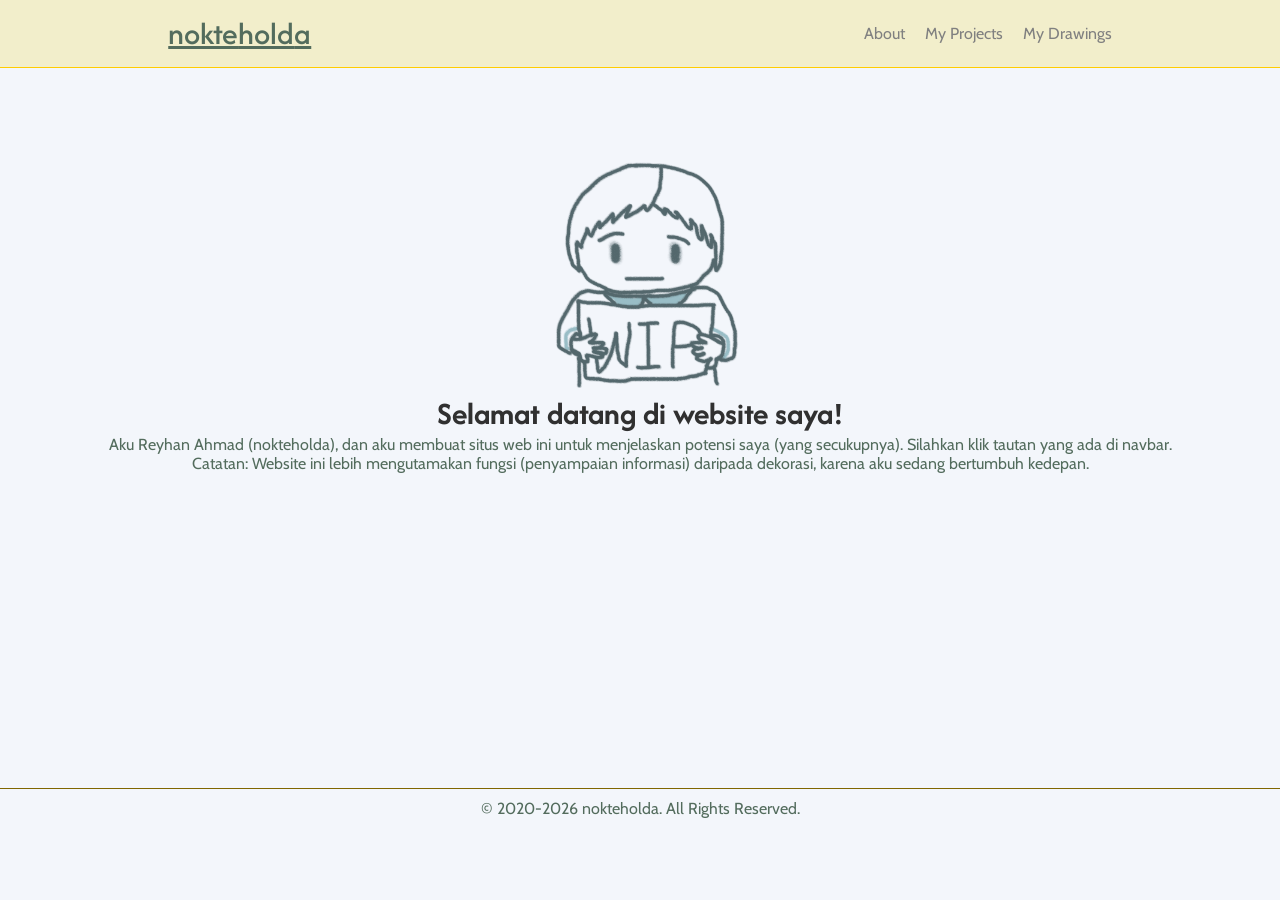
<file: index.html>
<!DOCTYPE html>
<html>
    <head>
        <title>Portofolio</title>
        <link rel="icon" type="image/x-icon" href="assets/favicon.ico">
        <link rel="stylesheet" href="styles.css">
        <link rel="preconnect" href="https://fonts.googleapis.com">
        <link rel="preconnect" href="https://fonts.gstatic.com" crossorigin>
        <link href="https://fonts.googleapis.com/css2?family=Cabin:ital,wght@0,400..700;1,400..700&display=swap" rel="stylesheet">
        <link href="https://fonts.googleapis.com/css2?family=Afacad:ital,wght@0,400..700;1,400..700&display=swap" rel="stylesheet">
    </head>
    <body>
        <div>
        <div id="navbar">
            <h1 id="navbar-title"><a href="index.html">nokte<u>hold</u>a</a></h1>
            <div id="navbar-links">
                <a href="about.html">About</a>
                <a href="code.html">My Projects</a>
                <a href="draw.html">My Drawings</a>
            </div>
        </div>
    </div>
        <div id="content"><div align="center">
            <img src="assets/noktewip.webp" alt="Tolong rekrut aku! Websitenya sedang dalam pengembangan." width="240px"/>
            <h1>Selamat datang di website saya!</h1>
            <p>Aku Reyhan Ahmad (nokteholda), dan aku membuat situs web ini untuk menjelaskan potensi saya (yang secukupnya). Silahkan klik tautan yang ada di navbar.</p>
            <p>Catatan: Website ini lebih mengutamakan fungsi (penyampaian informasi) daripada dekorasi, karena aku sedang bertumbuh kedepan.</p>
        </div></div>
        <div id="footer">
            <p><a href="https://github.com/nokteholda/Portofolio">&copy; 2020-<script>document.write(new Date().getFullYear());</script> nokteholda. All Rights Reserved.</a></p>
        </div>
    </body>
</html>
</file>
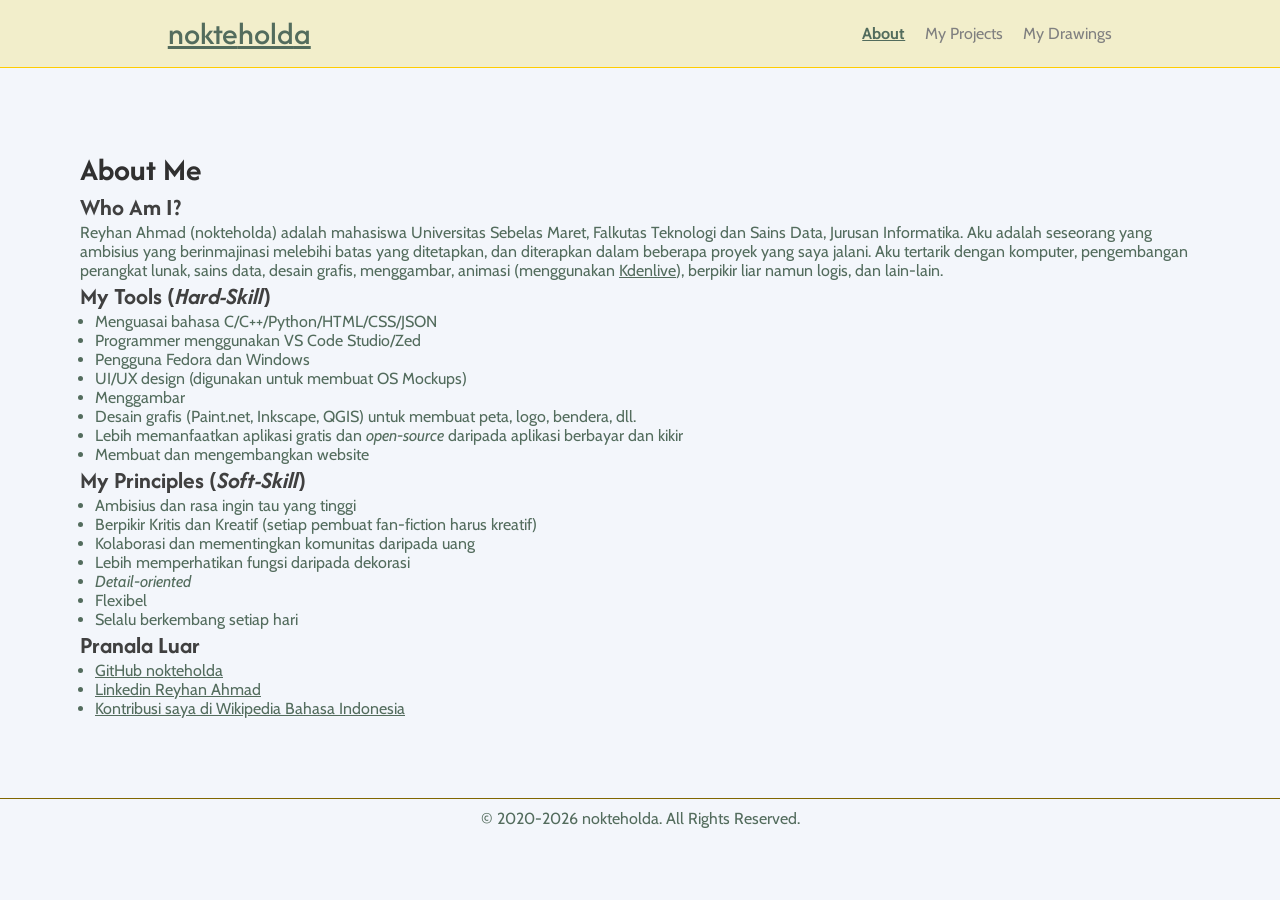
<file: about.html>
<!DOCTYPE html>
<html>
    <head>
        <title>Portofolio</title>
        <link rel="icon" type="image/x-icon" href="assets/favicon.ico">
        <link rel="stylesheet" href="styles.css">
        <link rel="preconnect" href="https://fonts.googleapis.com">
        <link rel="preconnect" href="https://fonts.gstatic.com" crossorigin>
        <link href="https://fonts.googleapis.com/css2?family=Cabin:ital,wght@0,400..700;1,400..700&display=swap" rel="stylesheet">
        <link href="https://fonts.googleapis.com/css2?family=Afacad:ital,wght@0,400..700;1,400..700&display=swap" rel="stylesheet">
    </head>
    <body>
        <div>
        <div id="navbar">
            <h1 id="navbar-title"><a href="index.html">nokte<u>hold</u>a</a></h1>
            <div id="navbar-links">
                <b><u>About</u></b>
                <a href="code.html">My Projects</a>
                <a href="draw.html">My Drawings</a>
            </div>
        </div>
    </div>
        <div id="content">
            <h1>About Me</h1>
            <h2>Who Am I?</h2>
            <p>
                Reyhan Ahmad (nokteholda) adalah mahasiswa Universitas Sebelas Maret, Falkutas Teknologi dan Sains Data, Jurusan Informatika. Aku adalah seseorang yang ambisius yang berinmajinasi melebihi batas yang ditetapkan, dan diterapkan dalam beberapa proyek yang saya jalani.
                Aku tertarik dengan komputer, pengembangan perangkat lunak, sains data, desain grafis, menggambar, animasi (menggunakan <a href="https://kdenlive.org/">Kdenlive</a>), berpikir liar namun logis, dan lain-lain.
            </p>
            <h2>My Tools (<i>Hard-Skill</i>)</h2>
            <p><ul>
                <li>Menguasai bahasa C/C++/Python/HTML/CSS/JSON</li>
                <li>Programmer menggunakan VS Code Studio/Zed</li>
                <li>Pengguna Fedora dan Windows</li>
                <li>UI/UX design (digunakan untuk membuat OS Mockups)</li>
                <li>Menggambar</li>
                <li>Desain grafis (Paint.net, Inkscape, QGIS) untuk membuat peta, logo, bendera, dll.</li>
                <li>Lebih memanfaatkan aplikasi gratis dan <i>open-source</i> daripada aplikasi berbayar dan kikir</li>
                <li>Membuat dan mengembangkan website</li>
            </ul></p>
            <h2>My Principles (<i>Soft-Skill</i>)</h2>
            <p><ul>
                <li>Ambisius dan rasa ingin tau yang tinggi</li>
                <li>Berpikir Kritis dan Kreatif (setiap pembuat fan-fiction harus kreatif)</li>
                <li>Kolaborasi dan mementingkan komunitas daripada uang</li>
                <li>Lebih memperhatikan fungsi daripada dekorasi</li>
                <li><i>Detail-oriented</i></li>
                <li>Flexibel</li>
                <li>Selalu berkembang setiap hari</li>
            </ul></p>
            <h2>Pranala Luar</h2>
            <p><ul>
                <li><a href=https://github.com/nokteholda>GitHub nokteholda</a></li>
                <li><a href=https://www.linkedin.com/in/reyhan-ahmad-b69b04392/>Linkedin Reyhan Ahmad</a></li>
                <li><a href=https://id.wikipedia.org/wiki/Istimewa:Kontribusi_pengguna/Nokteholda>Kontribusi saya di Wikipedia Bahasa Indonesia</a></li>
            </ul></p>
        </div>
        <div id="footer">
            <p><a href="https://github.com/nokteholda/Portofolio">&copy; 2020-<script>document.write(new Date().getFullYear());</script> nokteholda. All Rights Reserved.</a></p>
        </div>
    </body>
</html>
</file>
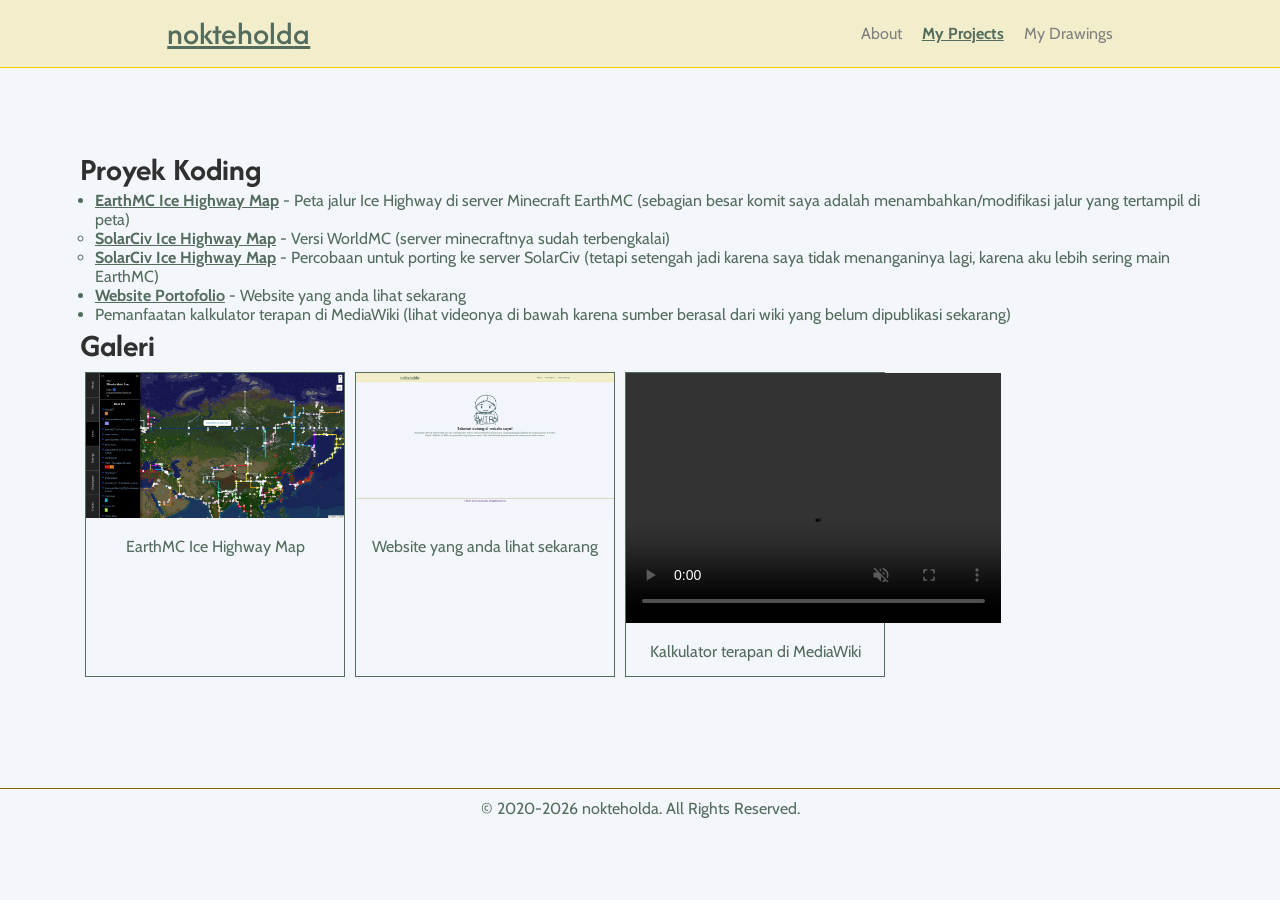
<file: code.html>
<!DOCTYPE html>
<html>
    <head>
        <title>Portofolio</title>
        <link rel="icon" type="image/x-icon" href="assets/favicon.ico">
        <link rel="stylesheet" href="styles.css">
        <link rel="preconnect" href="https://fonts.googleapis.com">
        <link rel="preconnect" href="https://fonts.gstatic.com" crossorigin>
        <link href="https://fonts.googleapis.com/css2?family=Cabin:ital,wght@0,400..700;1,400..700&display=swap" rel="stylesheet">
        <link href="https://fonts.googleapis.com/css2?family=Afacad:ital,wght@0,400..700;1,400..700&display=swap" rel="stylesheet">
    </head>
    <body>
        <div>
        <div id="navbar">
            <h1 id="navbar-title"><a href="index.html">nokte<u>hold</u>a</a></h1>
            <div id="navbar-links">
                <a href="about.html">About</a>
                <b><u>My Projects</u></b>
                <a href="draw.html">My Drawings</a>
            </div>
        </div>
    </div>
        <div id="content">
            <h1>Proyek Koding</h1>
            <p><ul>
                <li><a href=https://xilef2211.github.io/ice-highways-map/><b>EarthMC Ice Highway Map</b></a> - Peta jalur Ice Highway di server Minecraft EarthMC (sebagian besar komit saya adalah menambahkan/modifikasi jalur yang tertampil di peta)</li>
                    <ul>
                        <li><a href=https://nokteholda.github.io/WorldMC-Ice-Highways-Map/><b>SolarCiv Ice Highway Map</b></a> - Versi WorldMC (server minecraftnya sudah terbengkalai)</li>
                        <li><a href=https://nokteholda.github.io/solarciv-ice-highways-map/><b>SolarCiv Ice Highway Map</b></a> - Percobaan untuk porting ke server SolarCiv (tetapi setengah jadi karena saya tidak menanganinya lagi, karena aku lebih sering main EarthMC)</li>
                    </ul>
                <li><a href=index.html><b>Website Portofolio</b></a> - Website yang anda lihat sekarang</li>
                <li>Pemanfaatan kalkulator terapan di MediaWiki (lihat videonya di bawah karena sumber berasal dari wiki yang belum dipublikasi sekarang)</li>
            </ul></p>
            <h1>Galeri</h1>
            <div class="gallery">
                <div class="gallery-item">
                    <a target="_blank" href="assets/icemap.webp">
                        <img src="assets/icemap.webp" alt="EarthMC Ice Highway Map" width="600" height="400">
                    </a>
                    <div class="desc">EarthMC Ice Highway Map</div>
                </div>
                <div class="gallery-item">
                    <a target="_blank" href="assets/website.webp">
                        <img src="assets/website.webp" alt="Website" width="600" height="400">
                    </a>
                    <div class="desc">Website yang anda lihat sekarang</div>
                </div>
                <div class="gallery-item">
                    <a target="_blank" href="assets/mediawikicalc.mp4">
                        <video controls loop width="375" height="250" autoplay muted>
                            <source src="assets/mediawikicalc.mp4" type="video/mp4">
                        </video>
                    </a>
                    <div class="desc">Kalkulator terapan di MediaWiki</div>
                </div>
            </div>
        </div>
        <div id="footer">
            <p><a href="https://github.com/nokteholda/Portofolio">&copy; 2020-<script>document.write(new Date().getFullYear());</script> nokteholda. All Rights Reserved.</a></p>
        </div>
    </body>
</html>
</file>
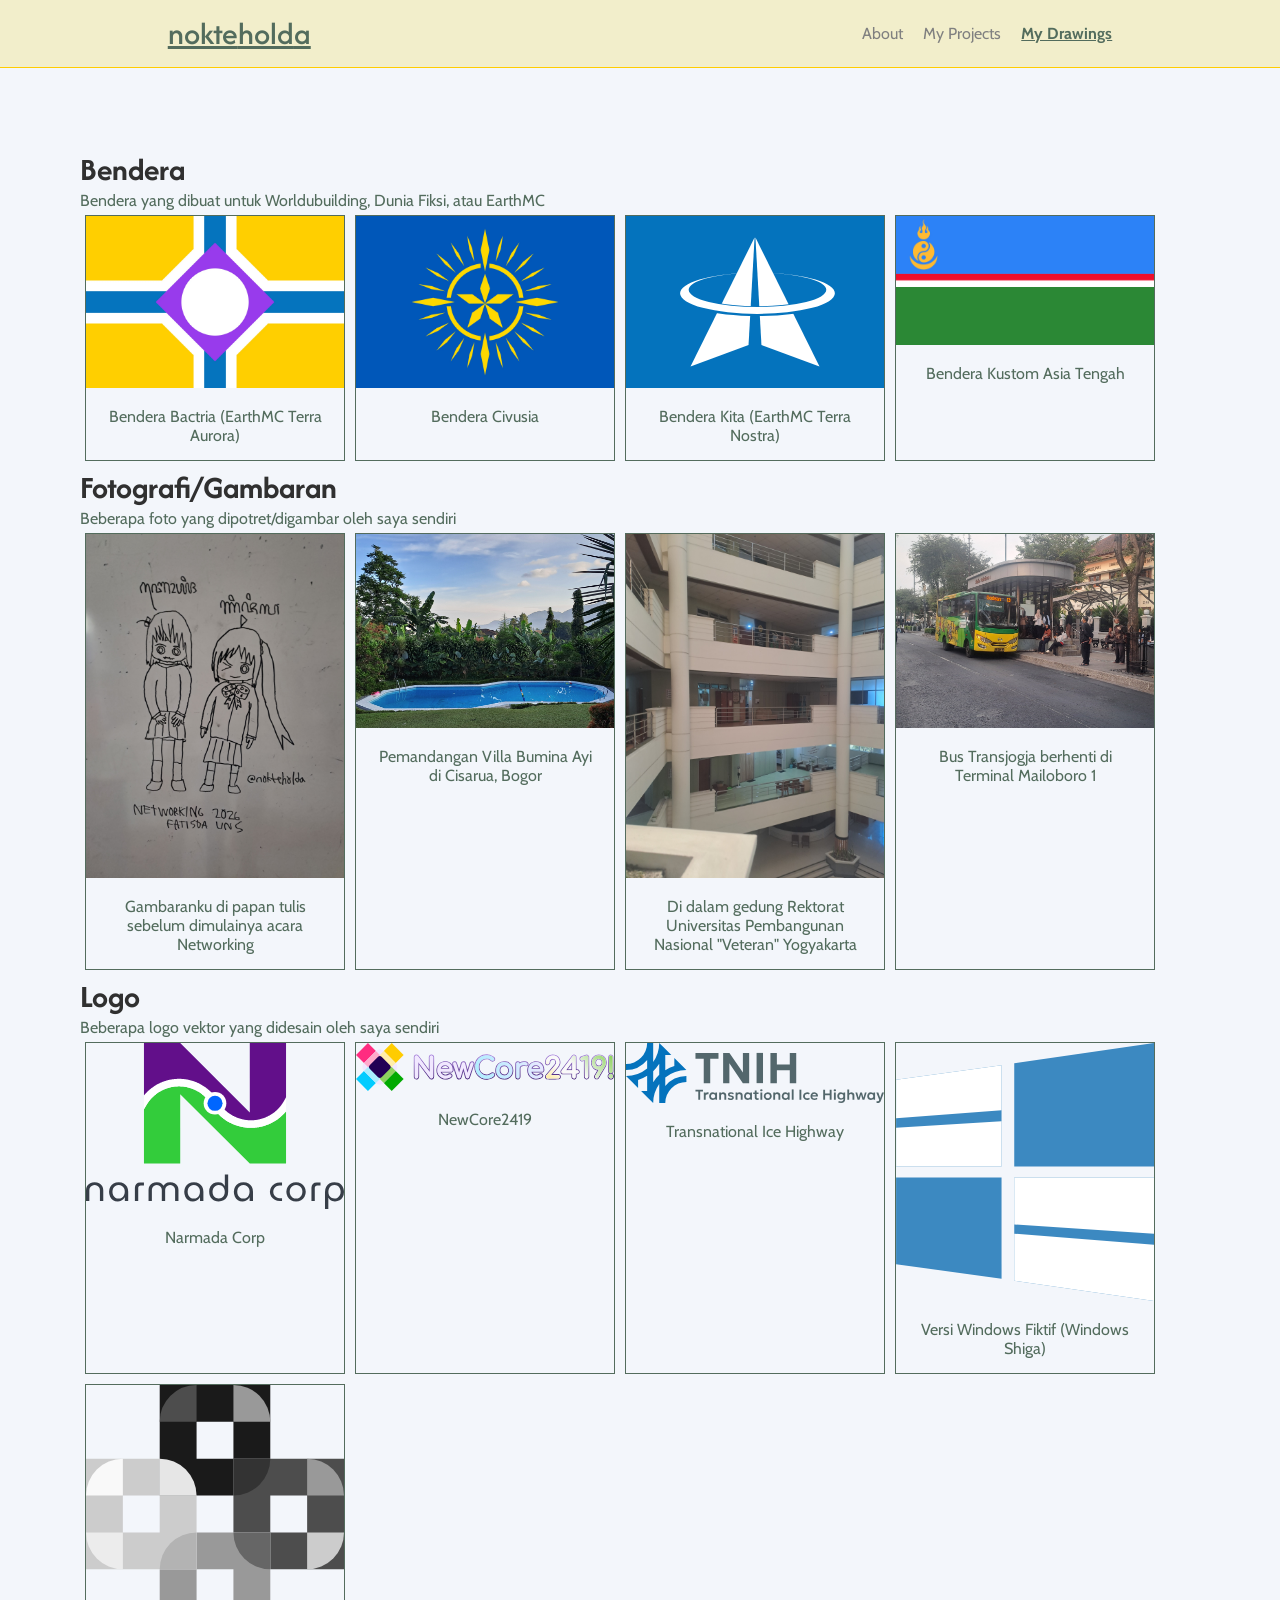
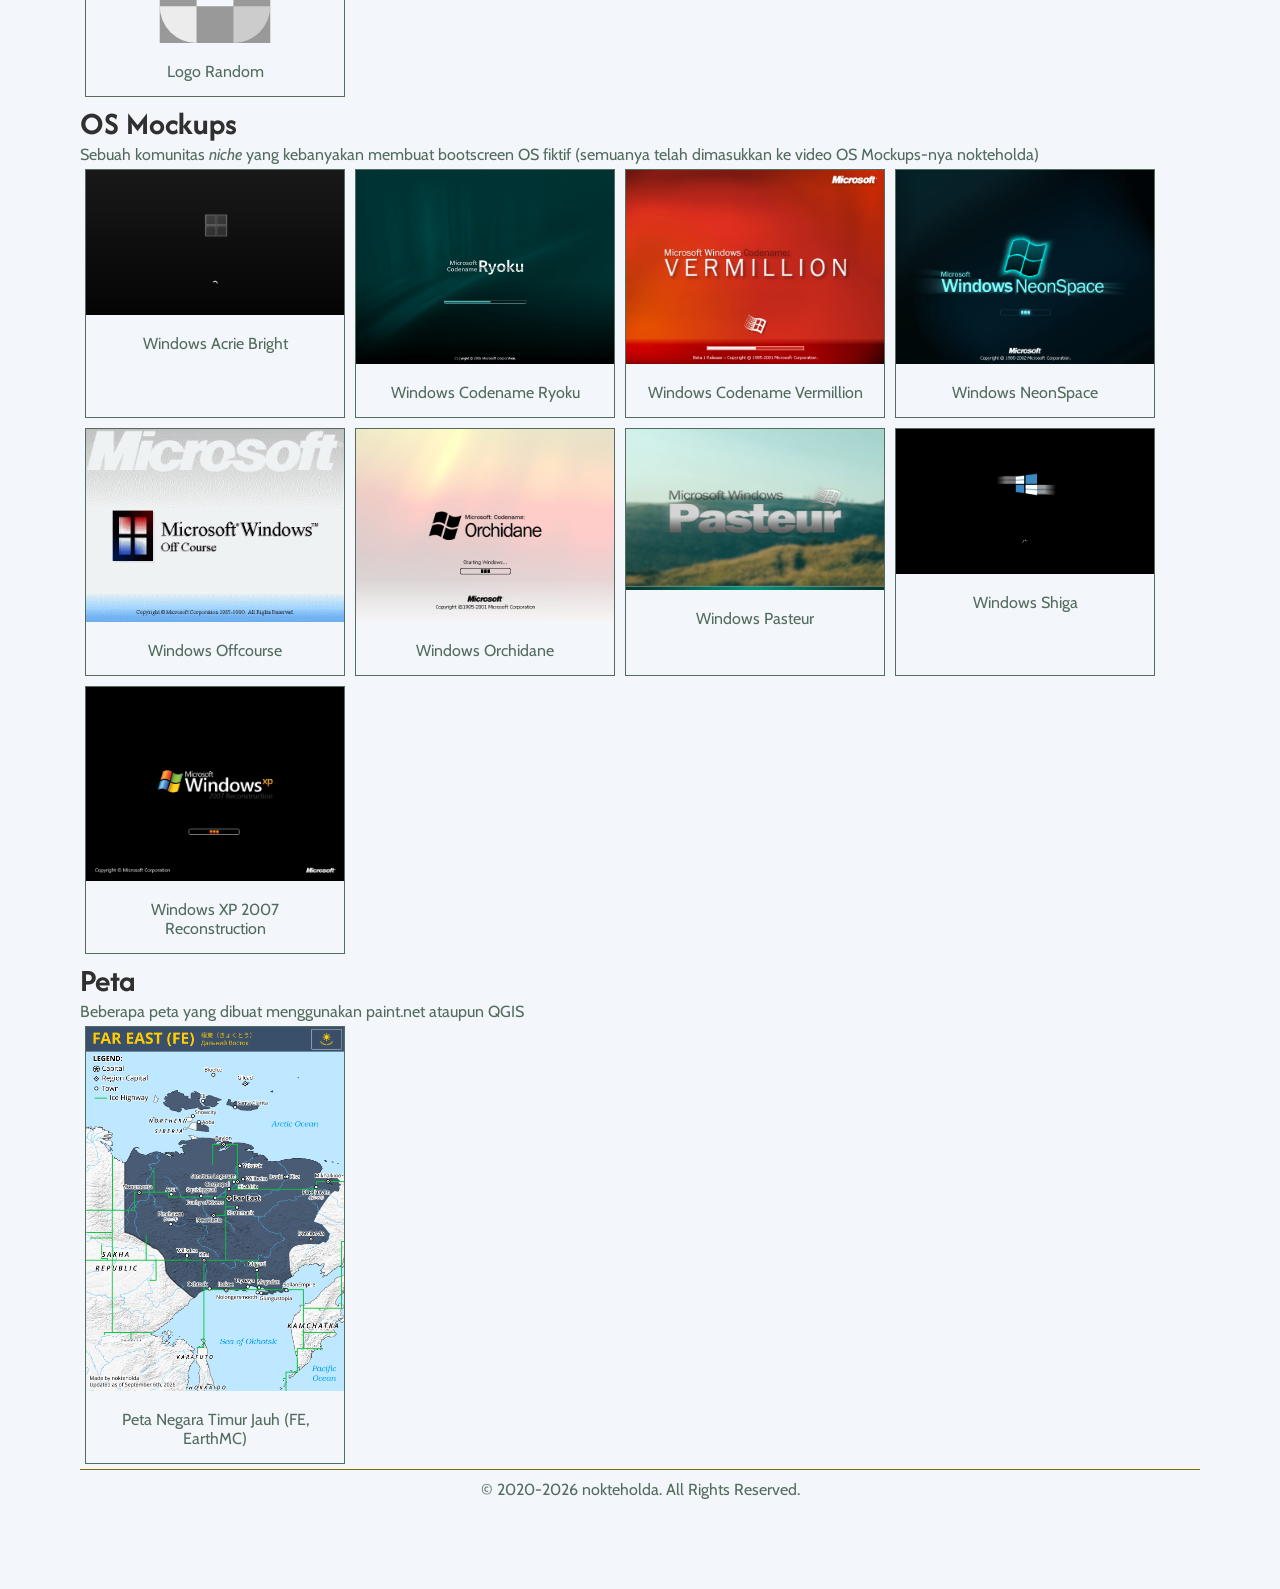
<file: draw.html>
<!DOCTYPE html>
<html>
    <head>
        <title>Portofolio</title>
        <link rel="icon" type="image/x-icon" href="assets/favicon.ico">
        <link rel="stylesheet" href="styles.css">
        <link rel="preconnect" href="https://fonts.googleapis.com">
        <link rel="preconnect" href="https://fonts.gstatic.com" crossorigin>
        <link href="https://fonts.googleapis.com/css2?family=Cabin:ital,wght@0,400..700;1,400..700&display=swap" rel="stylesheet">
        <link href="https://fonts.googleapis.com/css2?family=Afacad:ital,wght@0,400..700;1,400..700&display=swap" rel="stylesheet">
    </head>
    <body>
        <div>
        <div id="navbar">
            <h1 id="navbar-title"><a href="index.html">nokte<u>hold</u>a</a></h1>
            <div id="navbar-links">
                <a href="about.html">About</a>
                <a href="code.html">My Projects</a>
                <b><u>My Drawings</u></b>
            </div>
        </div>
    </div>
        <div id="content">
            <h1>Bendera</h1>
            <p>Bendera yang dibuat untuk Worldubuilding, Dunia Fiksi, atau EarthMC</p>
            <div class="gallery">
                <div class="gallery-item">
                    <a target="_blank" href="assets/bendera/Bendera Bactria.webp">
                        <img src="assets/bendera/Bendera Bactria.webp" alt="Bendera Bactria" width="600" height="400">
                    </a>
                    <div class="desc"><a href="https://wiki.earthmc.net/wiki/Aurora:Bactria">Bendera Bactria (EarthMC Terra Aurora)</a></div>
                </div>
                <div class="gallery-item">
                    <a target="_blank" href="assets/bendera/Bendera_Civusia.webp">
                        <img src="assets/bendera/Bendera_Civusia.webp" alt="Bendera Civusia" width="600" height="400">
                    </a>
                    <div class="desc">Bendera Civusia</div>
                </div>
                <div class="gallery-item">
                    <a target="_blank" href="assets/bendera/Flag of Kita.svg">
                        <img src="assets/bendera/Flag of Kita.svg" alt="Bendera Kita" width="600" height="400">
                    </a>
                    <div class="desc"><a href="https://wiki.earthmc.net/wiki/Nostra:Kita">Bendera Kita (EarthMC Terra Nostra)</a></div>
                </div>
                <div class="gallery-item">
                    <a target="_blank" href="assets/bendera/Bendera Kustom Asia Tengah.webp">
                        <img src="assets/bendera/Bendera Kustom Asia Tengah.webp" alt="Bendera Kustom Asia Tengah" width="600" height="400">
                    </a>
                    <div class="desc">Bendera Kustom Asia Tengah</div>
                </div>
            </div>
            <h1>Fotografi/Gambaran</h1>
            <p>Beberapa foto yang dipotret/digambar oleh saya sendiri</p>
            <div class="gallery">
                <div class="gallery-item">
                    <a target="_blank" href="assets/fotografi/boniji.jpg">
                        <img src="assets/fotografi/boniji.jpg" alt="BoNiji" width="600" height="400">
                    </a>
                    <div class="desc">Gambaranku di papan tulis sebelum dimulainya acara Networking</div>
                </div>
                <div class="gallery-item">
                    <a target="_blank" href="assets/fotografi/Pemandangan_Villa_Bumina_Ayi.jpg">
                        <img src="assets/fotografi/Pemandangan_Villa_Bumina_Ayi.jpg"" alt="Pemandangan Villa Bumina Ayi" width="600" height="400">
                    </a>
                    <div class="desc">Pemandangan Villa Bumina Ayi di Cisarua, Bogor</div>
                </div>
                <div class="gallery-item">
                    <a target="_blank" href="assets/fotografi/Rektorat.jpg">
                        <img src="assets/fotografi/Rektorat.jpg"" alt="Rektorat UPNYK" width="600" height="400">
                    </a>
                    <div class="desc">Di dalam gedung Rektorat Universitas Pembangunan Nasional "Veteran" Yogyakarta</div>
                </div>
                <div class="gallery-item">
                    <a target="_blank" href="assets/fotografi/Transjogja.jpg">
                        <img src="assets/fotografi/Transjogja.jpg"" alt="Transjogja" width="600" height="400">
                    </a>
                    <div class="desc">Bus Transjogja berhenti di Terminal Mailoboro 1</div>
                </div>
            </div>
            <h1>Logo</h1>
            <p>Beberapa logo vektor yang didesain oleh saya sendiri</p>
            <div class="gallery">
                <div class="gallery-item">
                    <a target="_blank" href="assets/logo/Narmada Corp.svg">
                        <img src="assets/logo/Narmada Corp.svg" alt="Narmada Corp" width="600" height="400">
                    </a>
                    <div class="desc">Narmada Corp</div>
                </div>
                <div class="gallery-item">
                    <a target="_blank" href="assets/logo/NewCore2419 neo24.svg">
                        <img src="assets/logo/NewCore2419 neo24.svg" alt="NewCore2419" width="600" height="400">
                    </a>
                    <div class="desc">NewCore2419</div>
                </div>
                <div class="gallery-item">
                    <a target="_blank" href="assets/logo/TNIH Logo Full 2025.svg">
                        <img src="assets/logo/TNIH Logo Full 2025.svg" alt="Bendera Kita" width="600" height="400">
                    </a>
                    <div class="desc">Transnational Ice Highway</div>
                </div>
                <div class="gallery-item">
                    <a target="_blank" href="assets/logo/Windows_Shiga.svg">
                        <img src="assets/logo/Windows_Shiga.svg" alt="Windows Shiga" width="600" height="400">
                    </a>
                    <div class="desc">Versi Windows Fiktif (Windows Shiga)</div>
                </div>
                <div class="gallery-item">
                    <a target="_blank" href="assets/logo/Random Logo.svg">
                        <img src="assets/logo/Random Logo.svg" alt="Logo Random" width="600" height="400">
                    </a>
                    <div class="desc">Logo Random</div>
                </div>
            </div>
            <h1>OS Mockups</h1>
            <p>Sebuah komunitas <i>niche</i> yang kebanyakan membuat bootscreen OS fiktif (semuanya telah dimasukkan ke video OS Mockups-nya nokteholda)</p>
            <div class="gallery">
                <div class="gallery-item">
                    <a target="_blank" href="assets/mockups/2022 Windows Acrie Bright.png">
                        <img src="assets/mockups/2022 Windows Acrie Bright.png" alt="Windows Acrie Bright" width="600" height="400">
                    </a>
                    <div class="desc">Windows Acrie Bright</div>
                </div>
                <div class="gallery-item">
                    <a target="_blank" href="assets/mockups/2005-09-22 Microsoft Codename Ryoku.png">
                        <img src="assets/mockups/2005-09-22 Microsoft Codename Ryoku.png" alt="Windows Codename Ryoku" width="600" height="400">
                    </a>
                    <div class="desc">Windows Codename Ryoku</div>
                </div>
                <div class="gallery-item">
                    <a target="_blank" href="assets/mockups/2001-01-01 Windows Codename Vermillion.png">
                        <img src="assets/mockups/2001-01-01 Windows Codename Vermillion.png" alt="Windows Codename Vermillion" width="600" height="400">
                    </a>
                    <div class="desc">Windows Codename Vermillion</div>
                </div>
                <div class="gallery-item">
                    <a target="_blank" href="assets/mockups/2002 Windows NeonSpace.png">
                        <img src="assets/mockups/2002 Windows NeonSpace.png" alt="Windows NeonSpace" width="600" height="400">
                    </a>
                    <div class="desc">Windows NeonSpace</div>
                </div>
                <div class="gallery-item">
                    <a target="_blank" href="assets/mockups/1990-10-24 Windows Offcourse.png">
                        <img src="assets/mockups/1990-10-24 Windows Offcourse.png" alt="Windows Offcourse" width="600" height="400">
                    </a>
                    <div class="desc">Windows Offcourse</div>
                </div>
                <div class="gallery-item">
                    <a target="_blank" href="assets/mockups/2001-03-22 Windows Orchidane.png">
                        <img src="assets/mockups/2001-03-22 Windows Orchidane.png" alt="Windows Orchidane" width="600" height="400">
                    </a>
                    <div class="desc">Windows Orchidane</div>
                </div>
                <div class="gallery-item">
                    <a target="_blank" href="assets/mockups/1999-02 Windows Pasteur.png">
                        <img src="assets/mockups/1999-02 Windows Pasteur.png" alt="Windows Pasteur" width="600" height="400">
                    </a>
                    <div class="desc">Windows Pasteur</div>
                </div>
                <div class="gallery-item">
                    <a target="_blank" href="assets/mockups/2016-07-14 Windows Shiga.png">
                        <img src="assets/mockups/2016-07-14 Windows Shiga.png" alt="Windows Shiga" width="600" height="400">
                    </a>
                    <div class="desc">Windows Shiga</div>
                </div>
                <div class="gallery-item">
                    <a target="_blank" href="assets/mockups/2006-10-24 Windows XP 2007 Reconstruction.png">
                        <img src="assets/mockups/2006-10-24 Windows XP 2007 Reconstruction.png" alt="Windows XP 2007 Reconstruction" width="600" height="400">
                    </a>
                    <div class="desc">Windows XP 2007 Reconstruction</div>
                </div>
            </div>
            <h1>Peta</h1>
            <p>Beberapa peta yang dibuat menggunakan paint.net ataupun QGIS</p>
            <div class="gallery">
                <div class="gallery-item">
                    <a target="_blank" href="assets/petafe.webp">
                        <img src="assets/petafe.webp" alt="Peta Negara Timur Jauh" width="600" height="400">
                    </a>
                    <div class="desc">Peta Negara Timur Jauh (FE, EarthMC)</div>
            </div>
        </div>
        <div id="footer">
            <p><a href="https://github.com/nokteholda/Portofolio">&copy; 2020-<script>document.write(new Date().getFullYear());</script> nokteholda. All Rights Reserved.</a></p>
        </div>
    </body>
</html>
</file>
<file: styles.css>
* {
    margin: 0;
    padding: 0px;
    box-sizing: border-box;
}

body {
    font-family: "Cabin", sans-serif;
    background-color: #F3F6FB
}

a {
    transition: color 0.3s ease;
}

a:hover {
    color: #37c871;
}

#navbar {
    color: #536c5d;
    background-color: #F2EECB;
    display: flex;
    gap: 240px;
    padding: 12px;
    align-items: center;
    justify-content: space-around;
    border-bottom: 1px solid #ffcc00;
}

#navbar-title {
    font-family: "Afacad", sans-serif;
    font-size: 32px;
    font-weight: 500;
    text-decoration: none;
}

#navbar-title>u {
    text-decoration-line: underline;
    text-decoration-style: "solid";
    text-decoration-color: rgba(55,200,113,1);
    text-decoration-thickness: 4px;
}

#navbar-title>a {
    color: #536c5d;
    transition: color 0.3s ease;
}

#navbar-title>a:hover {
    color: #37c871;
}

#navbar-links {
    font-family: "Cabin", sans-serif;
    display: flex;
    gap: 20px;
}

#navbar-links>a {
    text-decoration: none;
    color: #808080;
    transition: color 0.3s ease;
}

#navbar-links>a:hover {
    color: #37c871;
}

#content {
    min-height: 80vh;
    padding: 80px;
}

#content *>a:hover {
    color: #37c871;
}

#content h1 {
    font-family: "Afacad", sans-serif;
    color: #303030;
}

#content h1>a {
    text-decoration: none;
    color: #303030;
    transition: color 0.3s ease;
}

#content h2 {
    font-family: "Afacad", sans-serif;
    color: #404040;
}

#content h2>a {
    text-decoration: none;
    color: #404040;
    transition: color 0.3s ease;
}

#content h3 {
    font-family: "Afacad", sans-serif;
    color: #536c5d;
}

#content h3>a {
    text-decoration: none;
    color: #536c5d;
    transition: color 0.3s ease;
}

#content p {
    font-family: "Cabin", sans-serif;
    color: #536c5d;
}

#content p>a {
    color: #536c5d;
    transition: color 0.3s ease;
}

#content li {
    margin-left: 15px;
    color: #536c5d;
}

#content li>a {
    color: #536c5d;
    transition: color 0.3s ease;
}

#footer {
    font-family: "Cabin", sans-serif;
    border-top: 1px solid #806600;
}

#footer p {
    padding: 10px 15px 10px 15px;
    text-align: center;
}

#footer a {
    color: #536c5d;
    text-decoration: none;
    transition: color 0.3s ease;
}

#footer a:hover {
    color: #37c871;
}

div.gallery {
    display: flex;
    flex-wrap: wrap;
    justify-content: flex-start;
}

div.gallery-item {
    margin: 5px;
    border: 1px solid #536c5d;
    color: #536c5d;
    transition: border 0.3s ease;
    width: calc(25% - 20px);
}

div.gallery-item:hover {
    border: 1px solid #37c871;
}

div.gallery a {
    color: #536c5d;
    text-decoration: none;
    transition: color 0.3s ease;
}

div.gallery a:hover {
    color: #37c871;
}

div.gallery-item img {
    width: 100%;
    height: auto;
}

div.gallery-item div.desc {
    padding: 15px;
    text-align: center;
}

@media only screen and (max-width: 768px) {
    div.gallery-item {
        width: calc(50% - 20px);
    }
}

@media only screen and (max-width: 480px) {
    div.gallery-item {
        width: calc(100% - 20px);
    }
}
</file>
